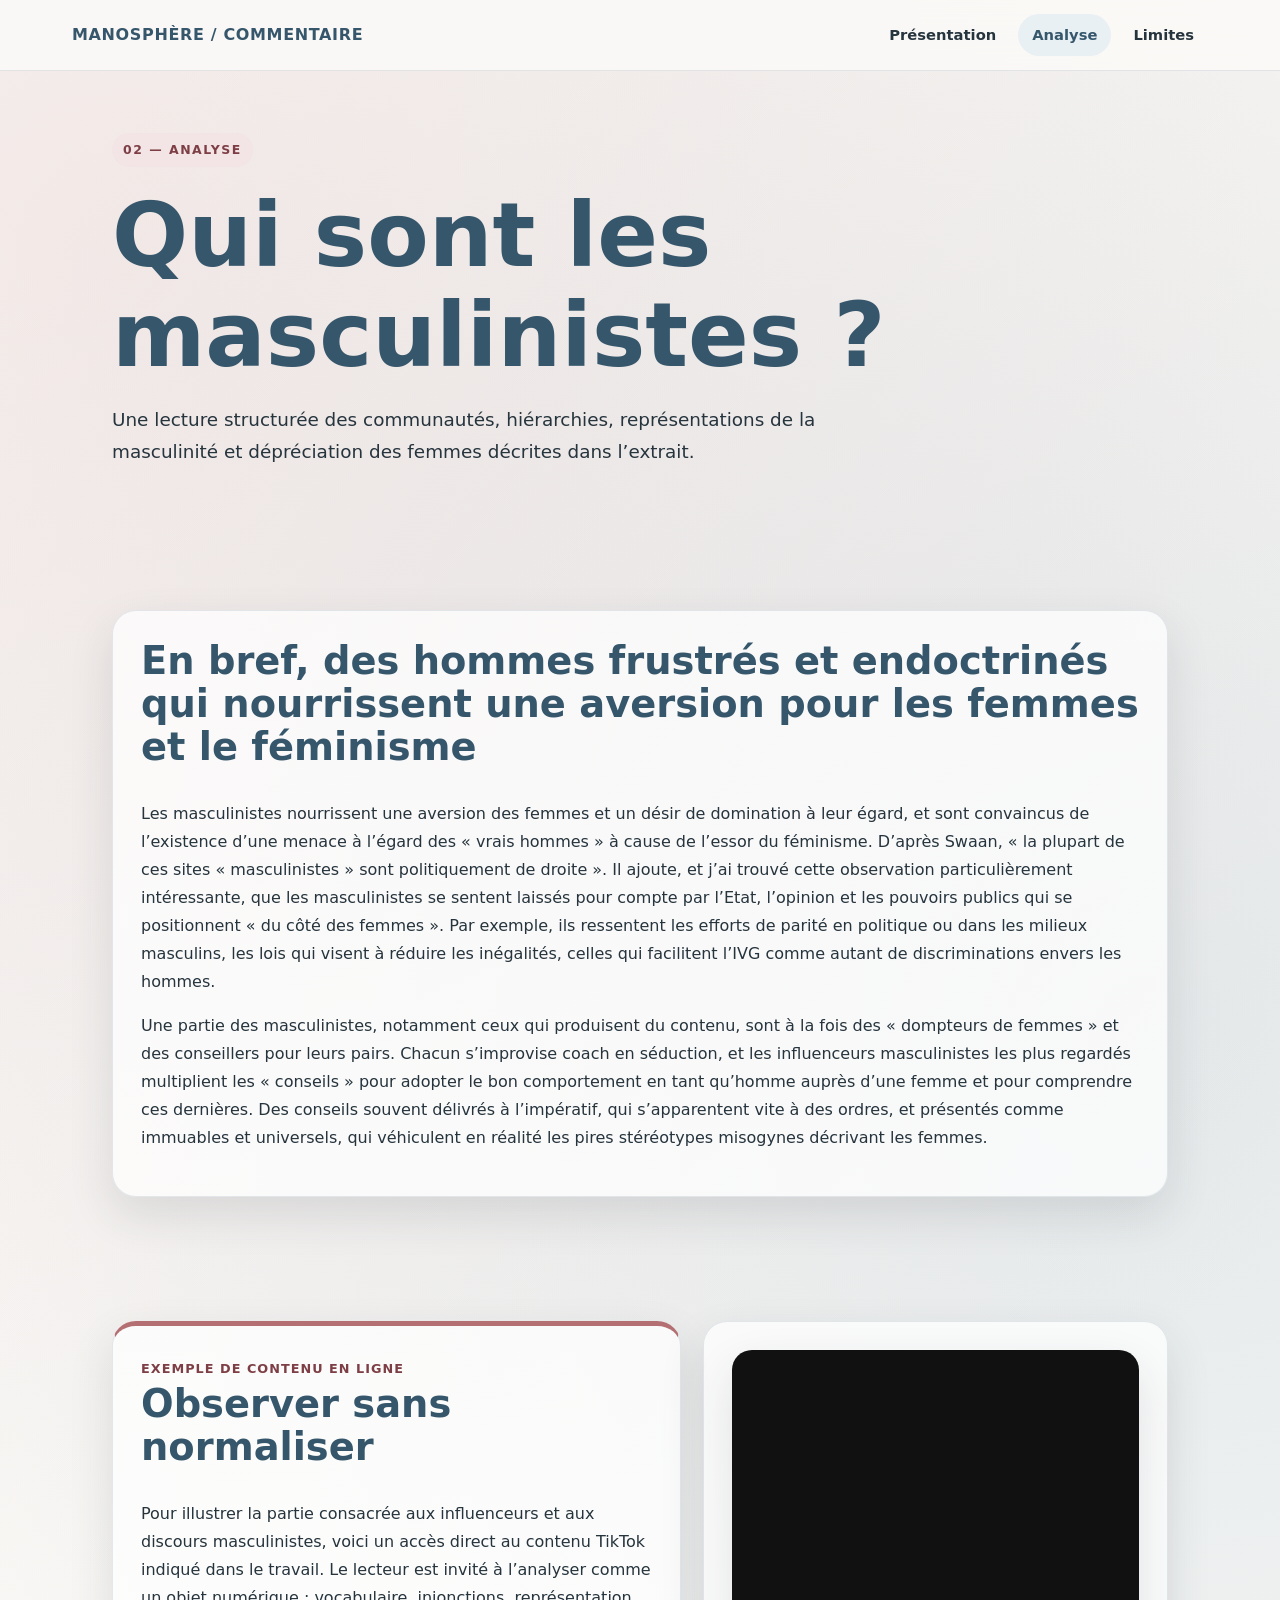
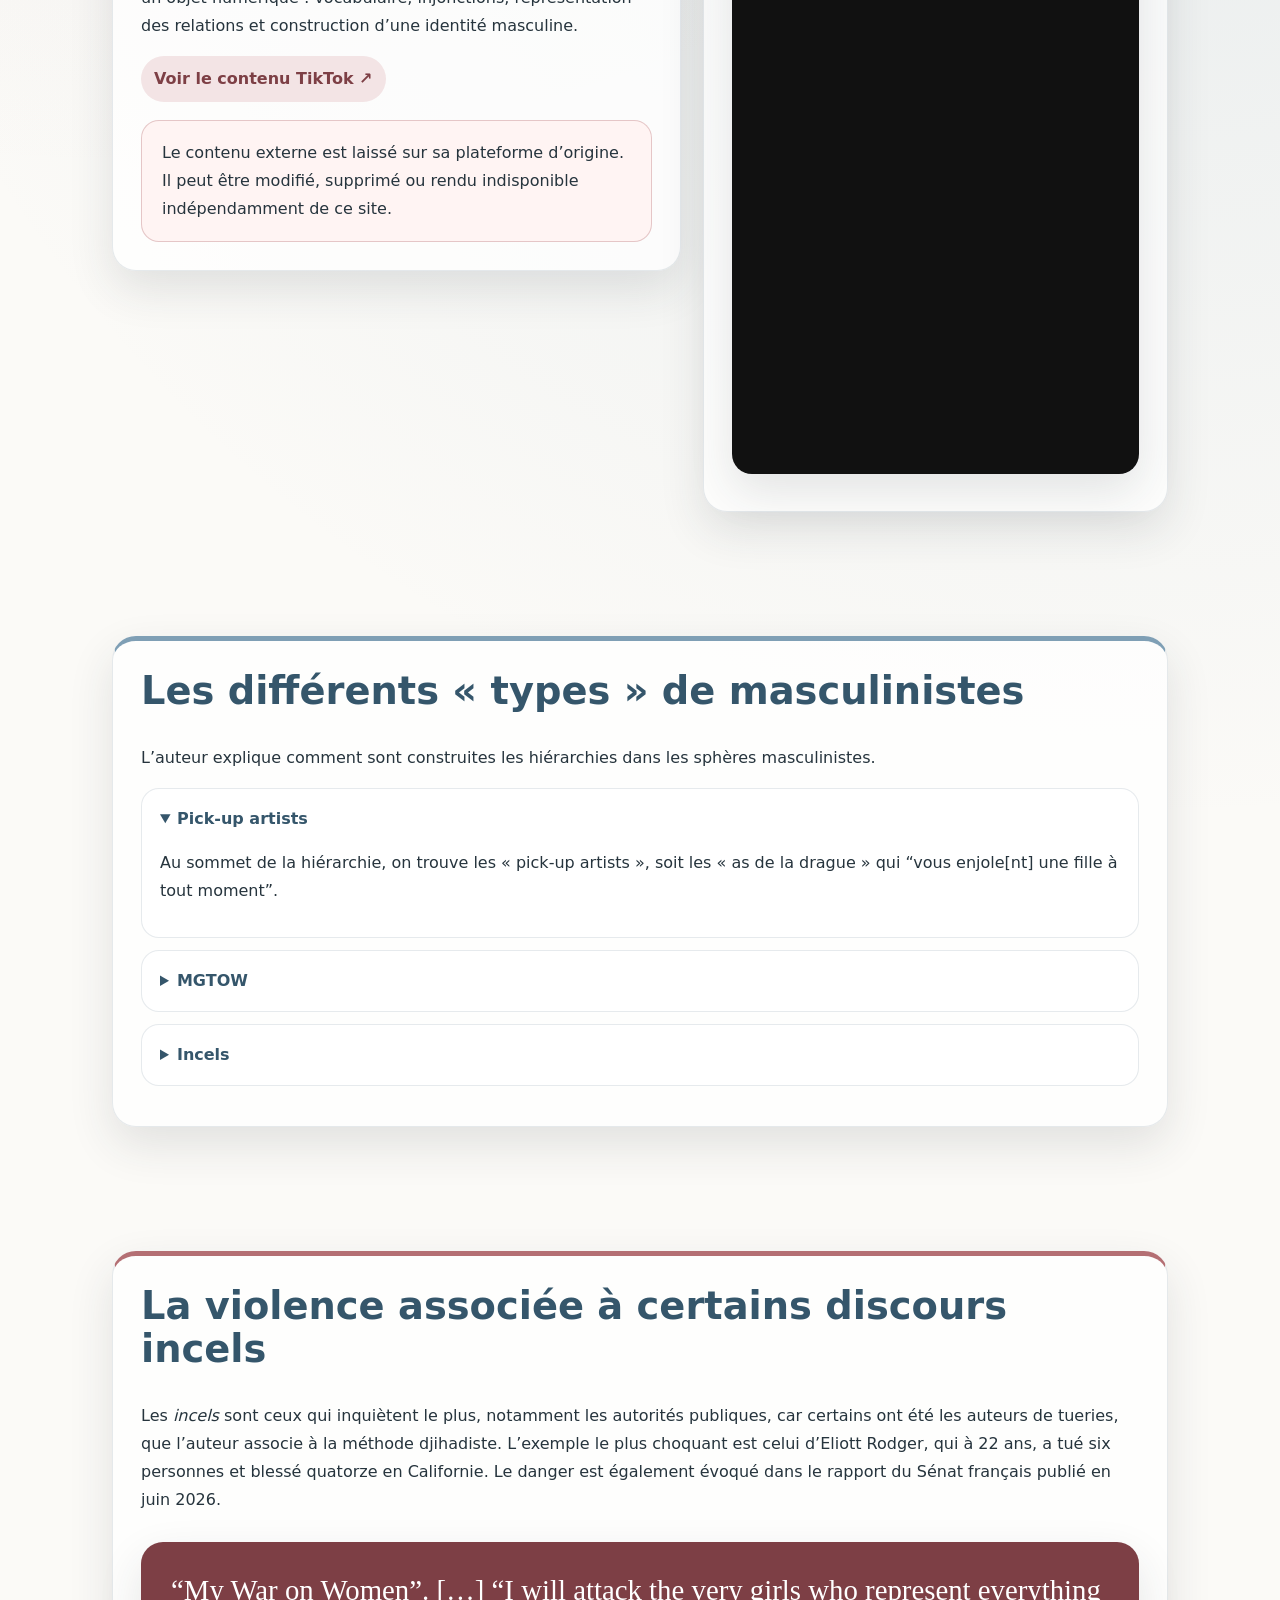
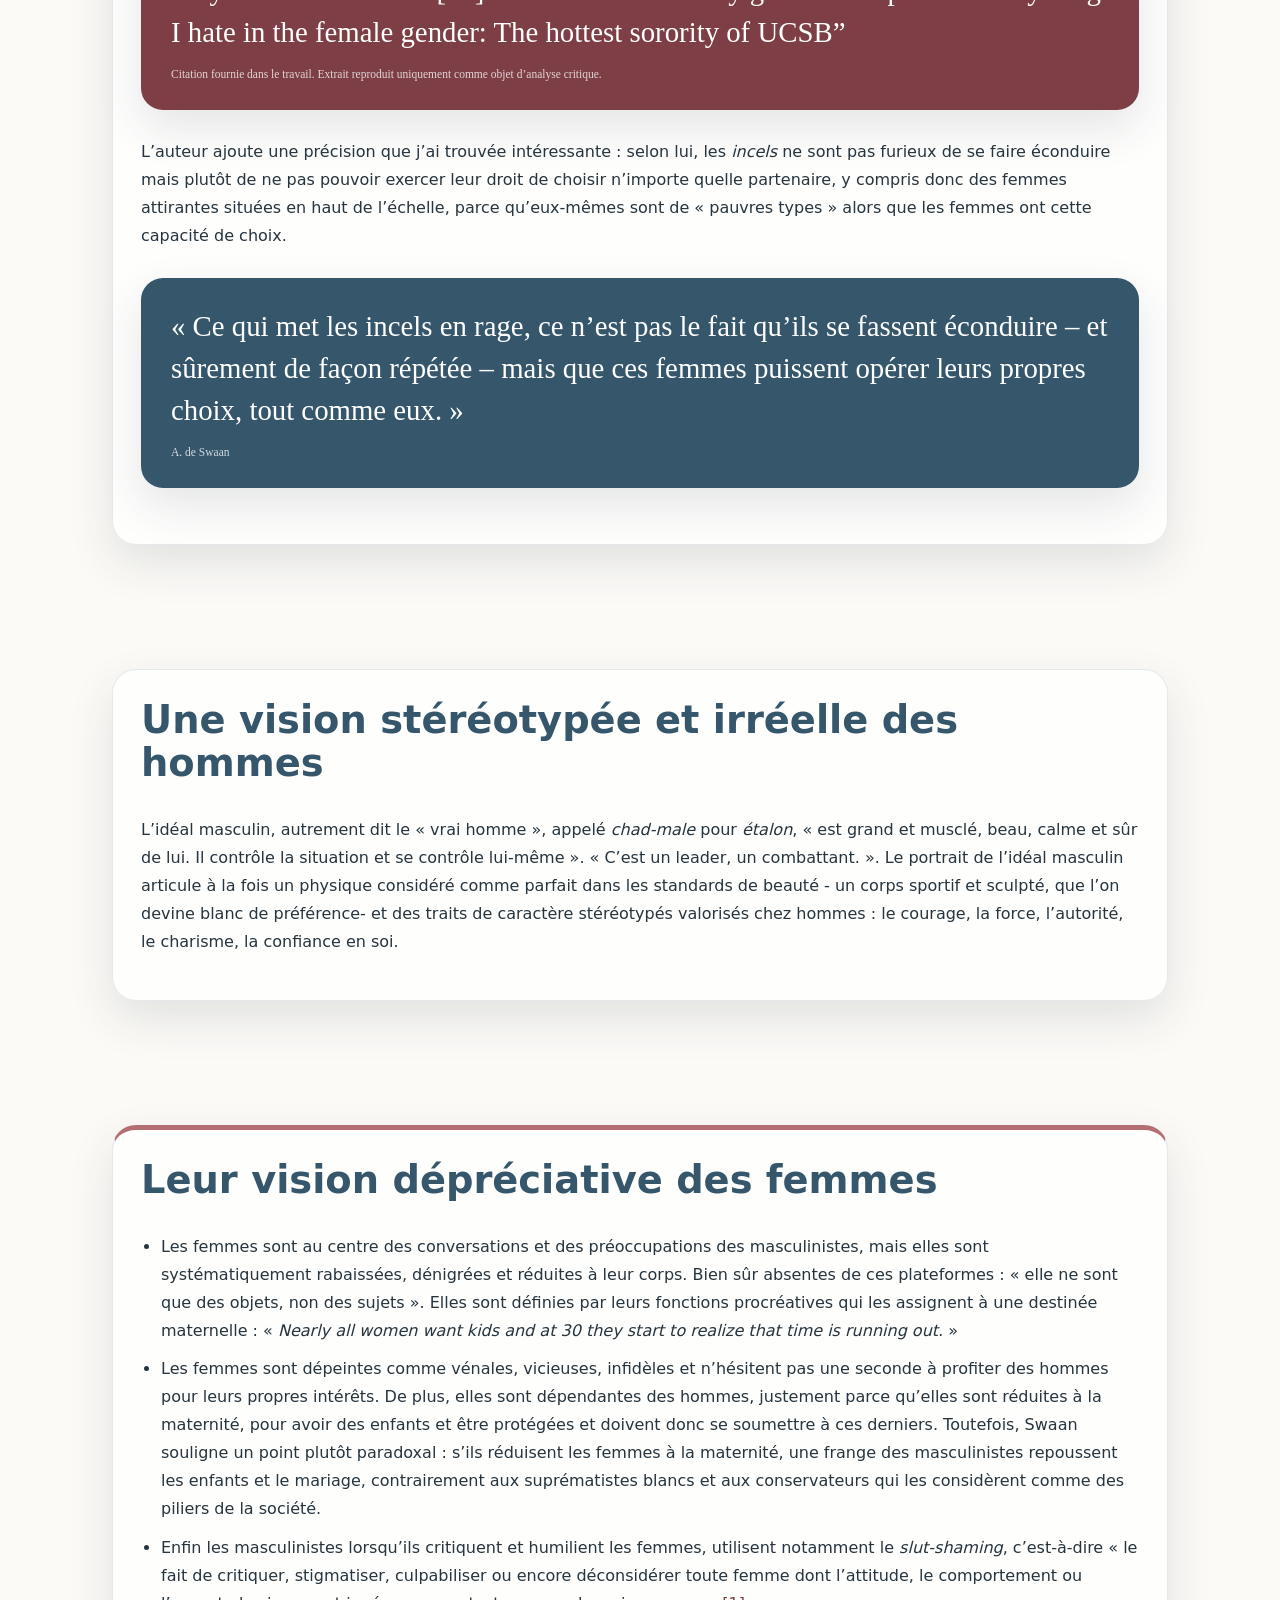
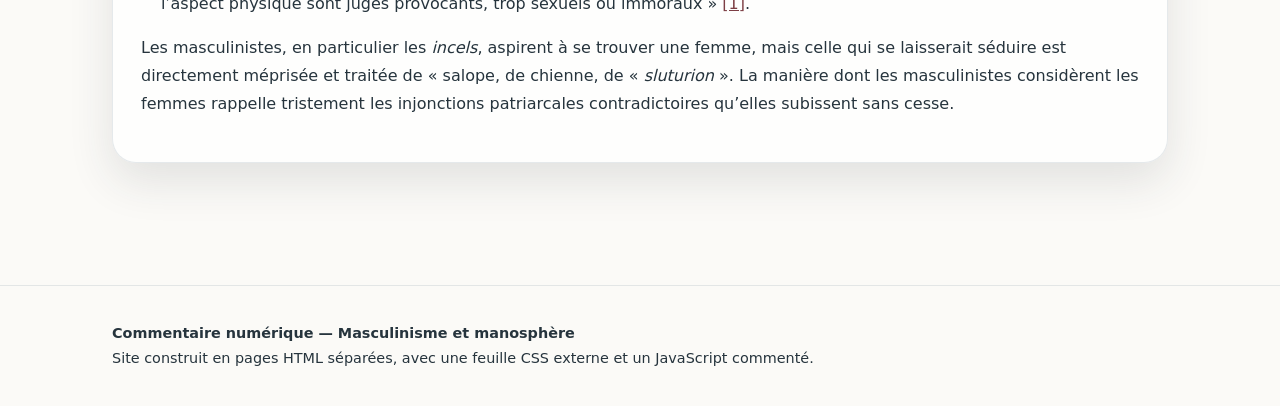
<file: analyse.html>
<!doctype html>
<html lang="fr">
<head>
<meta charset="utf-8">
<meta name="viewport" content="width=device-width, initial-scale=1">
<title>Analyse — Masculinisme et manosphère</title>
<link rel="stylesheet" href="style.css">
<script src="script.js" defer></script>
</head>
<body data-page="analyse">

<header class="site-header">
  <nav class="nav" aria-label="Navigation principale">
    <a class="brand" href="index.html">MANOSPHÈRE / COMMENTAIRE</a>
    <div class="nav-links">
      <a data-page="accueil" href="index.html">Présentation</a>
      <a data-page="analyse" href="analyse.html">Analyse</a>
      <a data-page="limites" href="limites.html">Limites</a>
    </div>
  </nav>
</header>

<main class="container">
<section class="section reveal">
  <span class="eyebrow">02 — Analyse</span>
  <h1>Qui sont les masculinistes ?</h1>
  <p class="lead">Une lecture structurée des communautés, hiérarchies, représentations de la masculinité et dépréciation des femmes décrites dans l’extrait.</p>
</section>

<section class="section">
  <article class="card reveal">
    <h2>En bref, des hommes frustrés et endoctrinés qui nourrissent une aversion pour les femmes et le féminisme</h2>
    <p>Les masculinistes nourrissent une aversion des femmes et un désir de domination à leur égard, et sont convaincus de l’existence d’une menace à l’égard des « vrais hommes » à cause de l’essor du féminisme. D’après Swaan, « la plupart de ces sites « masculinistes » sont politiquement de droite ». Il ajoute, et j’ai trouvé cette observation particulièrement intéressante, que les masculinistes se sentent laissés pour compte par l’Etat, l’opinion et les pouvoirs publics qui se positionnent « du côté des femmes ». Par exemple, ils ressentent les efforts de parité en politique ou dans les milieux masculins, les lois qui visent à réduire les inégalités, celles qui facilitent l’IVG comme autant de discriminations envers les hommes.</p>
    <p>Une partie des masculinistes, notamment ceux qui produisent du contenu, sont à la fois des « dompteurs de femmes » et des conseillers pour leurs pairs. Chacun s’improvise coach en séduction, et les influenceurs masculinistes les plus regardés multiplient les « conseils » pour adopter le bon comportement en tant qu’homme auprès d’une femme et pour comprendre ces dernières. Des conseils souvent délivrés à l’impératif, qui s’apparentent vite à des ordres, et présentés comme immuables et universels, qui véhiculent en réalité les pires stéréotypes misogynes décrivant les femmes.</p>
  </article>
</section>

<section class="section">
  <div class="media">
    <article class="card red reveal">
      <span class="kicker">Exemple de contenu en ligne</span>
      <h2>Observer sans normaliser</h2>
      <p>Pour illustrer la partie consacrée aux influenceurs et aux discours masculinistes, voici un accès direct au contenu TikTok indiqué dans le travail. Le lecteur est invité à l’analyser comme un objet numérique : vocabulaire, injonctions, représentation des relations et construction d’une identité masculine.</p>
      <a class="source-link" href="https://www.tiktok.com/@claytonspacy/video/7199368293445061893" target="_blank">Voir le contenu TikTok ↗</a>
      <div class="notice" style="margin-top:18px">Le contenu externe est laissé sur sa plateforme d’origine. Il peut être modifié, supprimé ou rendu indisponible indépendamment de ce site.</div>
    </article>
    <article class="card reveal">
      <iframe class="video-frame" src="https://www.tiktok.com/player/v1/7199368293445061893" title="Vidéo TikTok fournie comme exemple" loading="lazy" allow="encrypted-media;"></iframe>
    </article>
  </div>
</section>

<section class="section">
  <article class="card blue reveal">
    <h2>Les différents « types » de masculinistes</h2>
    <p>L’auteur explique comment sont construites les hiérarchies dans les sphères masculinistes.</p>
    <details open><summary>Pick-up artists</summary><p>Au sommet de la hiérarchie, on trouve les « pick-up artists », soit les « as de la drague » qui “vous enjole[nt] une fille à tout moment”.</p></details>
    <details><summary>MGTOW</summary><p>Men Going Their Own Way, fondés par Paul Elam et Tara Palmatier sur la plateforme “Voice4Men”, dont le nom reprend explicitement une formulation féministe destinée à redonner la parole aux femmes. Un site créé justement dans le but de redonner aux hommes leur supériorité naturelle, en réaction aux mouvements féministes, qui auraient donné aux femmes trop de pouvoir, et renversé les rapports de domination pour mettre les femmes en position de force. Paul Elam et les MGTOW prônent donc une vie de célibat, voire d’abstinence. Il conseille aux hommes de se rapprocher entre eux, dans des clubs exclusivement masculins inspirés du XIXe siècle. Il est intéressant de constater que ce courant de pensée masculiniste a donc des origines précédant l’ère numérique.</p></details>
    <details><summary>Incels</summary><p>Les <em>incels</em>, signifiant « Involutary celibates », ou « célibataires involontaires ». Ces hommes, qualifiés dans les hiérarchies masculinistes de <em>Sub8males</em>, sont frustrés car ils n’arrivent pas à avoir de relation avec une femme et ressentent de l’injustice quant à cette situation de rejet. Dans la manosphère, les hommes sont classés en fonction de leur attractivité et notés de 1 à 10. Les <em>incels</em> sont appelés <em>Sub8males</em> car ils ont moins de 8/10 en notation, ce qui expliquerait qu’aucune femme – ou plutôt « <em>fémoide</em> » comme elles sont appelées – ne veulent pas d’eux. La manière dont les personnes sont désignées – <em>Sub8males</em>, ou encore <em>subhuman</em> – est vraiment frappante car elle enlève toute humanité à ces hommes.</p></details>
  </article>
</section>

<section class="section">
  <article class="card red reveal">
    <h2>La violence associée à certains discours incels</h2>
    <p>Les <em>incels</em> sont ceux qui inquiètent le plus, notamment les autorités publiques, car certains ont été les auteurs de tueries, que l’auteur associe à la méthode djihadiste. L’exemple le plus choquant est celui d’Eliott Rodger, qui à 22 ans, a tué six personnes et blessé quatorze en Californie. Le danger est également évoqué dans le rapport du Sénat français publié en juin 2026.</p>
    <blockquote class="quote red">“My War on Women”. […] “I will attack the very girls who represent everything I hate in the female gender: The hottest sorority of UCSB”<small>Citation fournie dans le travail. Extrait reproduit uniquement comme objet d’analyse critique.</small></blockquote>
    <p>L’auteur ajoute une précision que j’ai trouvée intéressante : selon lui, les <em>incels</em> ne sont pas furieux de se faire éconduire mais plutôt de ne pas pouvoir exercer leur droit de choisir n’importe quelle partenaire, y compris donc des femmes attirantes situées en haut de l’échelle, parce qu’eux-mêmes sont de « pauvres types » alors que les femmes ont cette capacité de choix.</p>
    <blockquote class="quote">« Ce qui met les incels en rage, ce n’est pas le fait qu’ils se fassent éconduire – et sûrement de façon répétée – mais que ces femmes puissent opérer leurs propres choix, tout comme eux. »<small>A. de Swaan</small></blockquote>
  </article>
</section>

<section class="section">
  <article class="card reveal">
    <h2>Une vision stéréotypée et irréelle des hommes</h2>
    <p>L’idéal masculin, autrement dit le « vrai homme », appelé <em>chad-male</em> pour <em>étalon</em>, « est grand et musclé, beau, calme et sûr de lui. Il contrôle la situation et se contrôle lui-même ». « C’est un leader, un combattant. ». Le portrait de l’idéal masculin articule à la fois un physique considéré comme parfait dans les standards de beauté - un corps sportif et sculpté, que l’on devine blanc de préférence- et des traits de caractère stéréotypés valorisés chez hommes : le courage, la force, l’autorité, le charisme, la confiance en soi.</p>
  </article>
</section>

<section class="section">
  <article class="card red reveal">
    <h2>Leur vision dépréciative des femmes</h2>
    <ul class="list">
      <li>Les femmes sont au centre des conversations et des préoccupations des masculinistes, mais elles sont systématiquement rabaissées, dénigrées et réduites à leur corps. Bien sûr absentes de ces plateformes : « elle ne sont que des objets, non des sujets ». Elles sont définies par leurs fonctions procréatives qui les assignent à une destinée maternelle : « <em>Nearly all women want kids and at 30 they start to realize that time is running out.</em> »</li>
      <li>Les femmes sont dépeintes comme vénales, vicieuses, infidèles et n’hésitent pas une seconde à profiter des hommes pour leurs propres intérêts. De plus, elles sont dépendantes des hommes, justement parce qu’elles sont réduites à la maternité, pour avoir des enfants et être protégées et doivent donc se soumettre à ces derniers. Toutefois, Swaan souligne un point plutôt paradoxal : s’ils réduisent les femmes à la maternité, une frange des masculinistes repoussent les enfants et le mariage, contrairement aux suprématistes blancs et aux conservateurs qui les considèrent comme des piliers de la société.</li>
      <li>Enfin les masculinistes lorsqu’ils critiquent et humilient les femmes, utilisent notamment le <em>slut-shaming</em>, c’est-à-dire « le fait de critiquer, stigmatiser, culpabiliser ou encore déconsidérer toute femme dont l’attitude, le comportement ou l’aspect physique sont jugés provocants, trop sexuels ou immoraux » <a href="https://csf.gouv.qc.ca/article/publicationsnum/bibliotheque-des-violences-faites-aux-femmes/slutshaming/" target="_blank">[1]</a>.</li>
    </ul>
    <p>Les masculinistes, en particulier les <em>incels</em>, aspirent à se trouver une femme, mais celle qui se laisserait séduire est directement méprisée et traitée de « salope, de chienne, de « <em>sluturion</em> ». La manière dont les masculinistes considèrent les femmes rappelle tristement les injonctions patriarcales contradictoires qu’elles subissent sans cesse.</p>
  </article>
</section>
</main>

<footer>
  <div class="container">
    <strong>Commentaire numérique — Masculinisme et manosphère</strong><br>
    Site construit en pages HTML séparées, avec une feuille CSS externe et un JavaScript commenté.
  </div>
</footer>
<button class="top-link" aria-label="Retour en haut">↑</button>

</body></html>
</file>
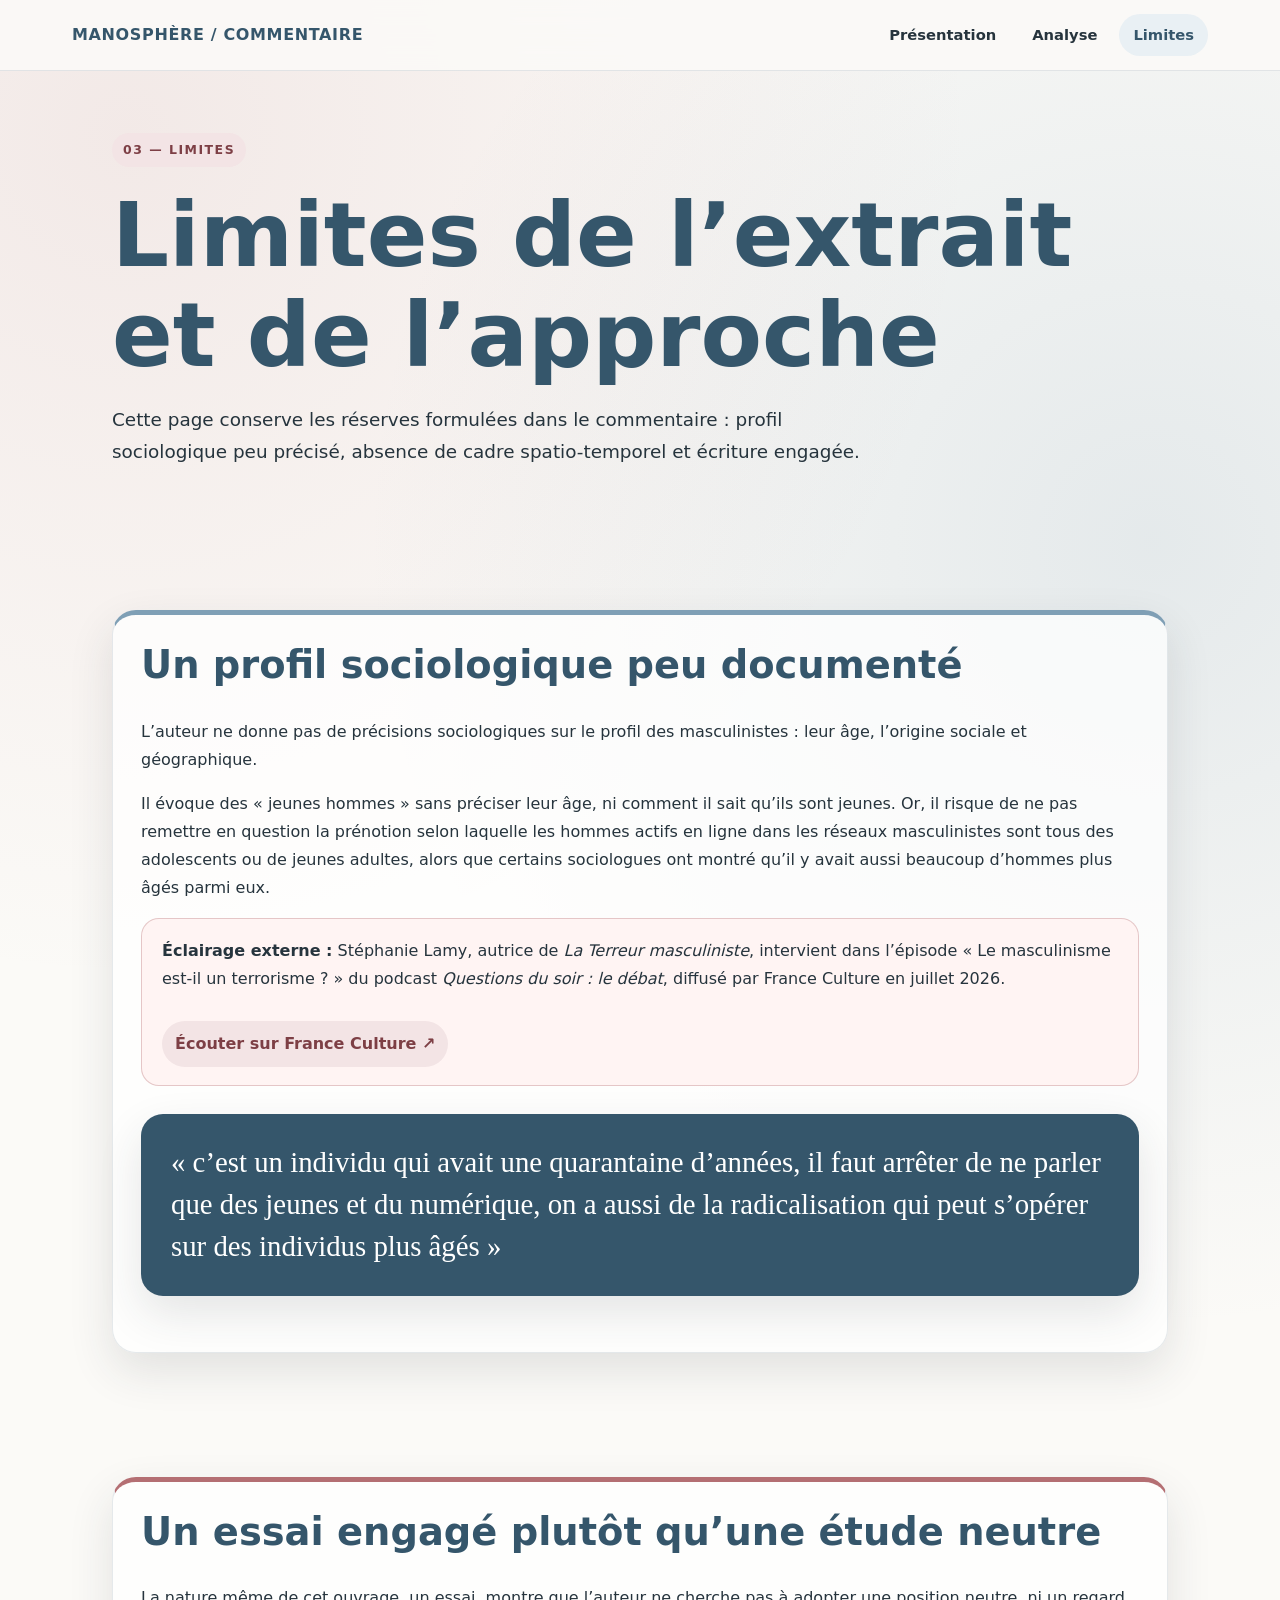
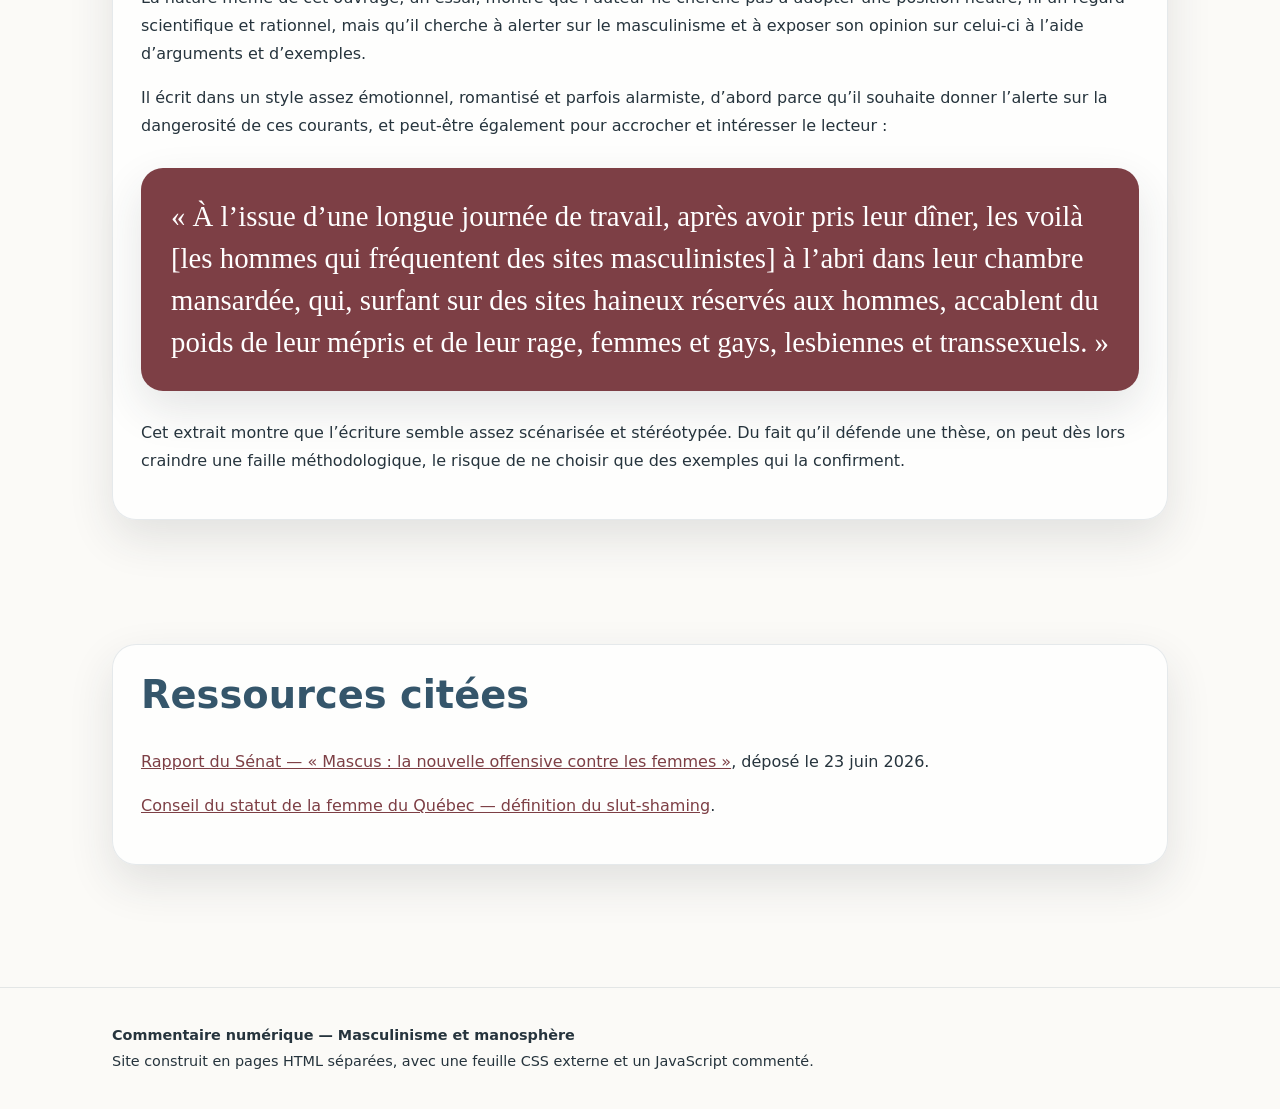
<file: limites.html>
<!doctype html>
<html lang="fr">
<head>
<meta charset="utf-8">
<meta name="viewport" content="width=device-width, initial-scale=1">
<title>Limites — Masculinisme et manosphère</title>
<link rel="stylesheet" href="style.css">
<script src="script.js" defer></script>
</head>
<body data-page="limites">

<header class="site-header">
  <nav class="nav" aria-label="Navigation principale">
    <a class="brand" href="index.html">MANOSPHÈRE / COMMENTAIRE</a>
    <div class="nav-links">
      <a data-page="accueil" href="index.html">Présentation</a>
      <a data-page="analyse" href="analyse.html">Analyse</a>
      <a data-page="limites" href="limites.html">Limites</a>
    </div>
  </nav>
</header>

<main class="container">
<section class="section reveal">
  <span class="eyebrow">03 — Limites</span>
  <h1>Limites de l’extrait et de l’approche</h1>
  <p class="lead">Cette page conserve les réserves formulées dans le commentaire : profil sociologique peu précisé, absence de cadre spatio-temporel et écriture engagée.</p>
</section>

<section class="section">
  <article class="card blue reveal">
    <h2>Un profil sociologique peu documenté</h2>
    <p>L’auteur ne donne pas de précisions sociologiques sur le profil des masculinistes : leur âge, l’origine sociale et géographique.</p>
    <p>Il évoque des « jeunes hommes » sans préciser leur âge, ni comment il sait qu’ils sont jeunes. Or, il risque de ne pas remettre en question la prénotion selon laquelle les hommes actifs en ligne dans les réseaux masculinistes sont tous des adolescents ou de jeunes adultes, alors que certains sociologues ont montré qu’il y avait aussi beaucoup d’hommes plus âgés parmi eux.</p>
    <div class="notice">
      <strong>Éclairage externe :</strong> Stéphanie Lamy, autrice de <em>La Terreur masculiniste</em>, intervient dans l’épisode « Le masculinisme est-il un terrorisme ? » du podcast <em>Questions du soir : le débat</em>, diffusé par France Culture en juillet 2026.
      <br><br><a class="source-link" href="https://www.radiofrance.fr/franceculture/podcasts/questions-du-soir-le-debat/le-masculinisme-est-il-un-terrorisme-4896900" target="_blank">Écouter sur France Culture ↗</a>
    </div>
    <blockquote class="quote">« c’est un individu qui avait une quarantaine d’années, il faut arrêter de ne parler que des jeunes et du numérique, on a aussi de la radicalisation qui peut s’opérer sur des individus plus âgés »</blockquote>
  </article>
</section>

<section class="section">
  <article class="card red reveal">
    <h2>Un essai engagé plutôt qu’une étude neutre</h2>
    <p>La nature même de cet ouvrage, un essai, montre que l’auteur ne cherche pas à adopter une position neutre, ni un regard scientifique et rationnel, mais qu’il cherche à alerter sur le masculinisme et à exposer son opinion sur celui-ci à l’aide d’arguments et d’exemples.</p>
    <p>Il écrit dans un style assez émotionnel, romantisé et parfois alarmiste, d’abord parce qu’il souhaite donner l’alerte sur la dangerosité de ces courants, et peut-être également pour accrocher et intéresser le lecteur :</p>
    <blockquote class="quote red">« À l’issue d’une longue journée de travail, après avoir pris leur dîner, les voilà [les hommes qui fréquentent des sites masculinistes] à l’abri dans leur chambre mansardée, qui, surfant sur des sites haineux réservés aux hommes, accablent du poids de leur mépris et de leur rage, femmes et gays, lesbiennes et transsexuels. »</blockquote>
    <p>Cet extrait montre que l’écriture semble assez scénarisée et stéréotypée. Du fait qu’il défende une thèse, on peut dès lors craindre une faille méthodologique, le risque de ne choisir que des exemples qui la confirment.</p>
  </article>
</section>

<section class="section">
  <article class="card reveal">
    <h2>Ressources citées</h2>
    <p><a href="https://www.senat.fr/rap/r25-776-1/r25-776-11.html" target="_blank">Rapport du Sénat — « Mascus : la nouvelle offensive contre les femmes »</a>, déposé le 23 juin 2026.</p>
    <p><a href="https://csf.gouv.qc.ca/article/publicationsnum/bibliotheque-des-violences-faites-aux-femmes/slutshaming/" target="_blank">Conseil du statut de la femme du Québec — définition du slut-shaming</a>.</p>
  </article>
</section>
</main>

<footer>
  <div class="container">
    <strong>Commentaire numérique — Masculinisme et manosphère</strong><br>
    Site construit en pages HTML séparées, avec une feuille CSS externe et un JavaScript commenté.
  </div>
</footer>
<button class="top-link" aria-label="Retour en haut">↑</button>

</body></html>
</file>
<file: style.css>
:root{
  --blue:#7f9fb5;
  --blue-dark:#35566b;
  --blue-pale:#e9f0f4;
  --red:#b46f73;
  --red-dark:#7d3f45;
  --red-pale:#f3e4e5;
  --ink:#26343d;
  --paper:#fbfaf7;
  --white:#ffffff;
  --shadow:0 18px 45px rgba(38,52,61,.12);
  --radius:24px;
}
*{box-sizing:border-box}
html{scroll-behavior:smooth}
body{
  margin:0;
  color:var(--ink);
  background:
    radial-gradient(circle at 10% 5%, rgba(180,111,115,.12), transparent 30%),
    radial-gradient(circle at 90% 20%, rgba(127,159,181,.18), transparent 32%),
    var(--paper);
  font-family:Inter, ui-sans-serif, system-ui, -apple-system, BlinkMacSystemFont, "Segoe UI", sans-serif;
  line-height:1.75;
}
a{color:var(--red-dark)}
img{max-width:100%;display:block}
.site-header{
  position:sticky;top:0;z-index:50;
  background:rgba(251,250,247,.88);
  backdrop-filter:blur(14px);
  border-bottom:1px solid rgba(53,86,107,.12);
}
.nav{
  max-width:1180px;margin:auto;padding:14px 22px;
  display:flex;align-items:center;justify-content:space-between;gap:20px;
}
.brand{
  text-decoration:none;color:var(--blue-dark);font-weight:800;letter-spacing:.04em;
}
.nav-links{display:flex;gap:8px;flex-wrap:wrap}
.nav-links a{
  text-decoration:none;padding:8px 14px;border-radius:999px;
  color:var(--ink);font-weight:650;font-size:.92rem;
}
.nav-links a:hover,.nav-links a.active{background:var(--blue-pale);color:var(--blue-dark)}
.container{max-width:1100px;margin:auto;padding:0 22px}
.hero{
  padding:90px 0 55px;
  display:grid;grid-template-columns:1.5fr .8fr;gap:38px;align-items:center;
}
.eyebrow{
  display:inline-flex;padding:6px 11px;border-radius:999px;
  background:var(--red-pale);color:var(--red-dark);
  font-weight:800;font-size:.78rem;text-transform:uppercase;letter-spacing:.12em;
}
h1,h2,h3{line-height:1.12;color:var(--blue-dark)}
h1{font-size:clamp(2.7rem,7vw,5.7rem);margin:18px 0}
h2{font-size:clamp(1.8rem,3vw,2.8rem);margin-top:0}
h3{font-size:1.35rem}
.lead{font-size:1.15rem;max-width:750px}
.author-card{
  background:linear-gradient(145deg,var(--blue-pale),var(--red-pale));
  padding:18px;border-radius:32px;box-shadow:var(--shadow);
  transform:rotate(1.2deg);
}
.author-card img{border-radius:24px;aspect-ratio:1/1;object-fit:cover}
.author-caption{padding:10px 5px 2px;font-size:.88rem}
.section{padding:62px 0}
.grid{display:grid;grid-template-columns:repeat(2,minmax(0,1fr));gap:22px}
.card{
  background:rgba(255,255,255,.72);border:1px solid rgba(53,86,107,.12);
  border-radius:var(--radius);padding:28px;box-shadow:var(--shadow);
}
.card.red{border-top:5px solid var(--red)}
.card.blue{border-top:5px solid var(--blue)}
.essay-ref{
  font-family:Georgia,"Times New Roman",serif;
  font-size:1.03em;background:var(--blue-pale);
  border-left:4px solid var(--blue);padding:16px 18px;border-radius:12px;
}
.quote{
  margin:28px 0;padding:28px 30px;border-radius:22px;
  background:var(--blue-dark);color:white;
  font-family:Georgia,"Times New Roman",serif;
  font-size:clamp(1.25rem,2.4vw,1.8rem);line-height:1.45;
  box-shadow:var(--shadow);
}
.quote.red{background:var(--red-dark)}
.quote small{display:block;font-family:inherit;font-size:.72rem;opacity:.78;margin-top:12px}
.kicker{font-weight:850;color:var(--red-dark);text-transform:uppercase;letter-spacing:.08em;font-size:.8rem}
.list{padding-left:1.25rem}
.list li{margin:.65rem 0}
.notice{
  padding:18px 20px;border-radius:18px;background:#fff4f3;
  border:1px solid rgba(180,111,115,.35)
}
.media{
  display:grid;grid-template-columns:1.1fr .9fr;gap:22px;align-items:start;
}
.video-frame{
  width:100%;aspect-ratio:9/16;border:0;border-radius:20px;
  background:#111;box-shadow:var(--shadow)
}
.source-link{
  display:inline-flex;align-items:center;gap:8px;
  padding:9px 13px;border-radius:999px;background:var(--red-pale);
  color:var(--red-dark);text-decoration:none;font-weight:750
}
.footnote{font-size:.9rem;color:#52626b}
footer{margin-top:60px;padding:35px 0;border-top:1px solid rgba(53,86,107,.12);font-size:.9rem}
.reveal{opacity:0;transform:translateY(20px);transition:opacity .65s ease,transform .65s ease}
.reveal.visible{opacity:1;transform:none}
details{background:white;border-radius:18px;padding:16px 18px;margin:12px 0;border:1px solid rgba(53,86,107,.12)}
summary{cursor:pointer;font-weight:800;color:var(--blue-dark)}
.top-link{
  position:fixed;right:20px;bottom:20px;width:46px;height:46px;border:0;
  border-radius:50%;background:var(--red-dark);color:#fff;cursor:pointer;
  box-shadow:var(--shadow);opacity:0;pointer-events:none;transition:.2s
}
.top-link.show{opacity:1;pointer-events:auto}
@media(max-width:800px){
  .hero,.grid,.media{grid-template-columns:1fr}
  .hero{padding-top:55px}
  .nav{align-items:flex-start;flex-direction:column}
}
</file>
